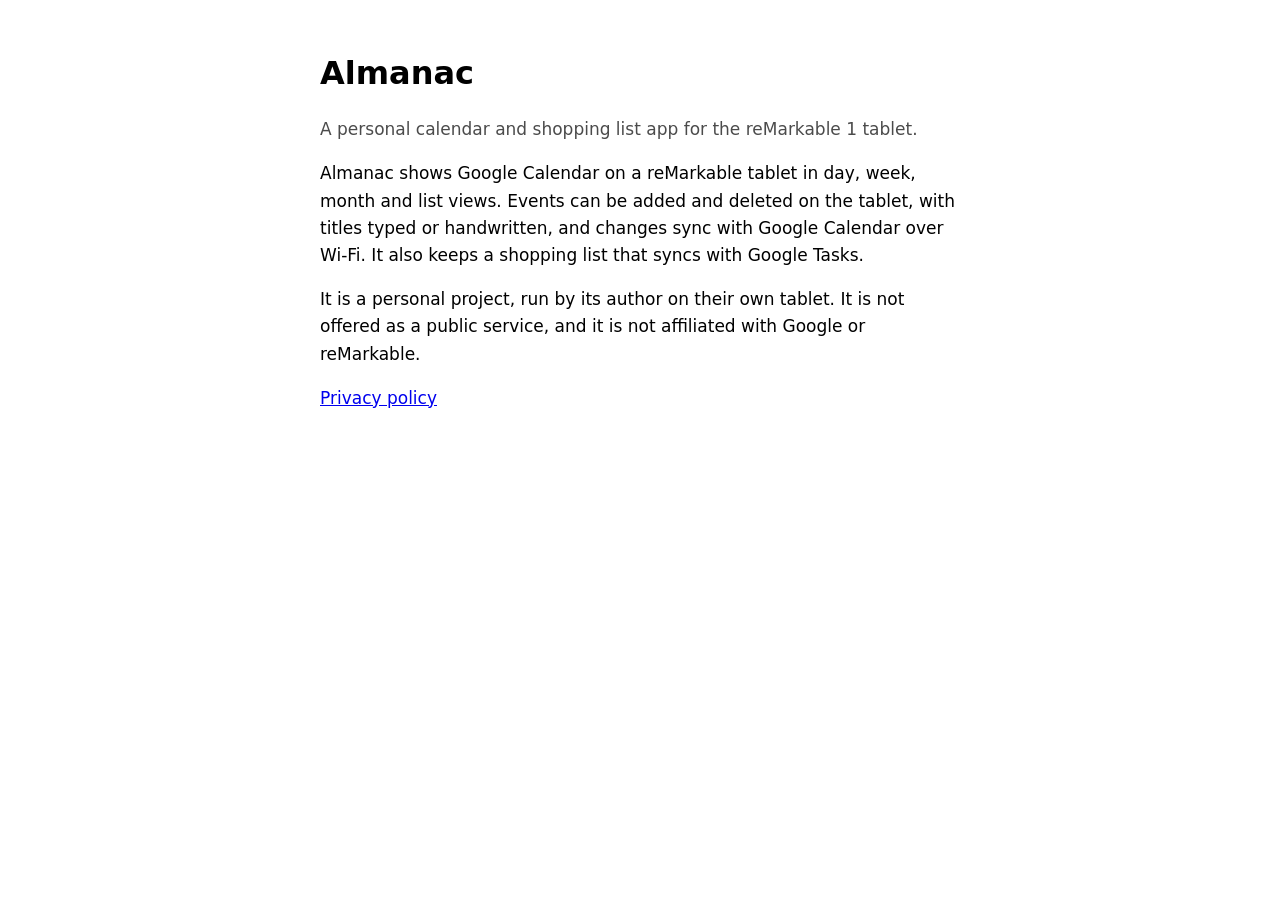
<file: index.html>
<!doctype html>
<html lang="en">
<head>
<meta charset="utf-8">
<meta name="viewport" content="width=device-width, initial-scale=1">
<title>Almanac</title>
<link rel="stylesheet" href="style.css">
</head>
<body>
<h1>Almanac</h1>
<p class="meta">A personal calendar and shopping list app for the reMarkable 1 tablet.</p>
<p>Almanac shows Google Calendar on a reMarkable tablet in day, week, month and list views.
Events can be added and deleted on the tablet, with titles typed or handwritten, and changes
sync with Google Calendar over Wi&#8209;Fi. It also keeps a shopping list that syncs with
Google Tasks.</p>
<p>It is a personal project, run by its author on their own tablet. It is not offered as a
public service, and it is not affiliated with Google or reMarkable.</p>
<p><a href="privacy.html">Privacy policy</a></p>
</body>
</html>
</file>
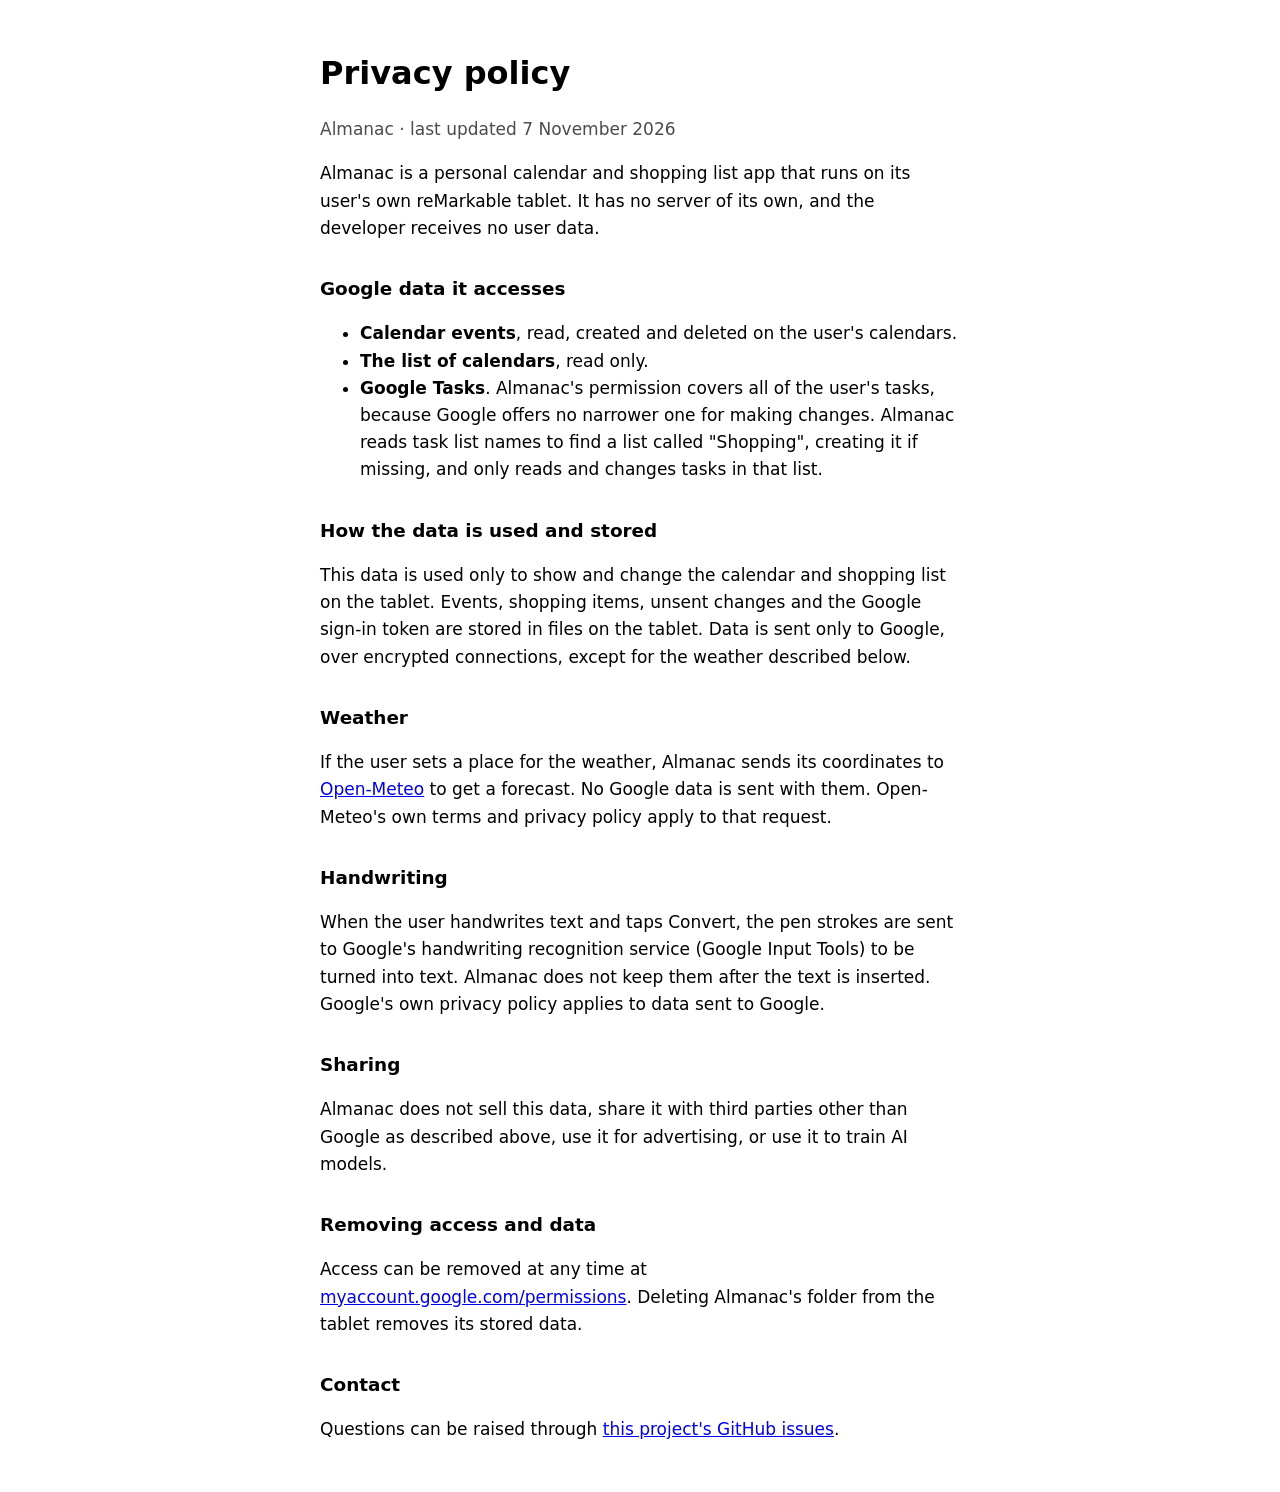
<file: privacy.html>
<!doctype html>
<html lang="en">
<head>
<meta charset="utf-8">
<meta name="viewport" content="width=device-width, initial-scale=1">
<title>Almanac Privacy Policy</title>
<link rel="stylesheet" href="style.css">
</head>
<body>
<h1>Privacy policy</h1>
<p class="meta">Almanac &middot; last updated 7 November 2026</p>
<p>Almanac is a personal calendar and shopping list app that runs on its user's own reMarkable tablet. It has no
server of its own, and the developer receives no user data.</p>
<h2>Google data it accesses</h2>
<ul>
<li><strong>Calendar events</strong>, read, created and deleted on the user's calendars.</li>
<li><strong>The list of calendars</strong>, read only.</li>
<li><strong>Google Tasks</strong>. Almanac's permission covers all of the user's tasks, because
Google offers no narrower one for making changes. Almanac reads task list names to find a list
called "Shopping", creating it if missing, and only reads and changes tasks in that list.</li>
</ul>
<h2>How the data is used and stored</h2>
<p>This data is used only to show and change the calendar and shopping list on the tablet.
Events, shopping items, unsent changes and the Google sign-in token are stored in files on the tablet. Data is sent only to Google,
over encrypted connections, except for the weather described below.</p>
<h2>Weather</h2>
<p>If the user sets a place for the weather, Almanac sends its coordinates to
<a href="https://open-meteo.com">Open-Meteo</a> to get a forecast. No Google data is sent with
them. Open-Meteo's own terms and privacy policy apply to that request.</p>
<h2>Handwriting</h2>
<p>When the user handwrites text and taps Convert, the pen strokes are sent to Google's
handwriting recognition service (Google Input Tools) to be turned into text. Almanac does not
keep them after the text is inserted. Google's own privacy policy applies to data sent to
Google.</p>
<h2>Sharing</h2>
<p>Almanac does not sell this data, share it with third parties other than Google as described
above, use it for advertising, or use it to train AI models.</p>
<h2>Removing access and data</h2>
<p>Access can be removed at any time at
<a href="https://myaccount.google.com/permissions">myaccount.google.com/permissions</a>.
Deleting Almanac's folder from the tablet removes its stored data.</p>
<h2>Contact</h2>
<p>Questions can be raised through
<a href="https://github.com/noah-ziethen/almanac-site/issues">this project's GitHub issues</a>.</p>
</body>
</html>
</file>
<file: style.css>
:root { color-scheme: light dark; }
body { font: 17px/1.6 system-ui, sans-serif; max-width: 40rem; margin: 3rem auto; padding: 0 1rem; }
h1 { font-size: 2rem; margin-bottom: .25rem; }
h2 { font-size: 1.15rem; margin-top: 2rem; }
.meta { opacity: .7; }
</file>
